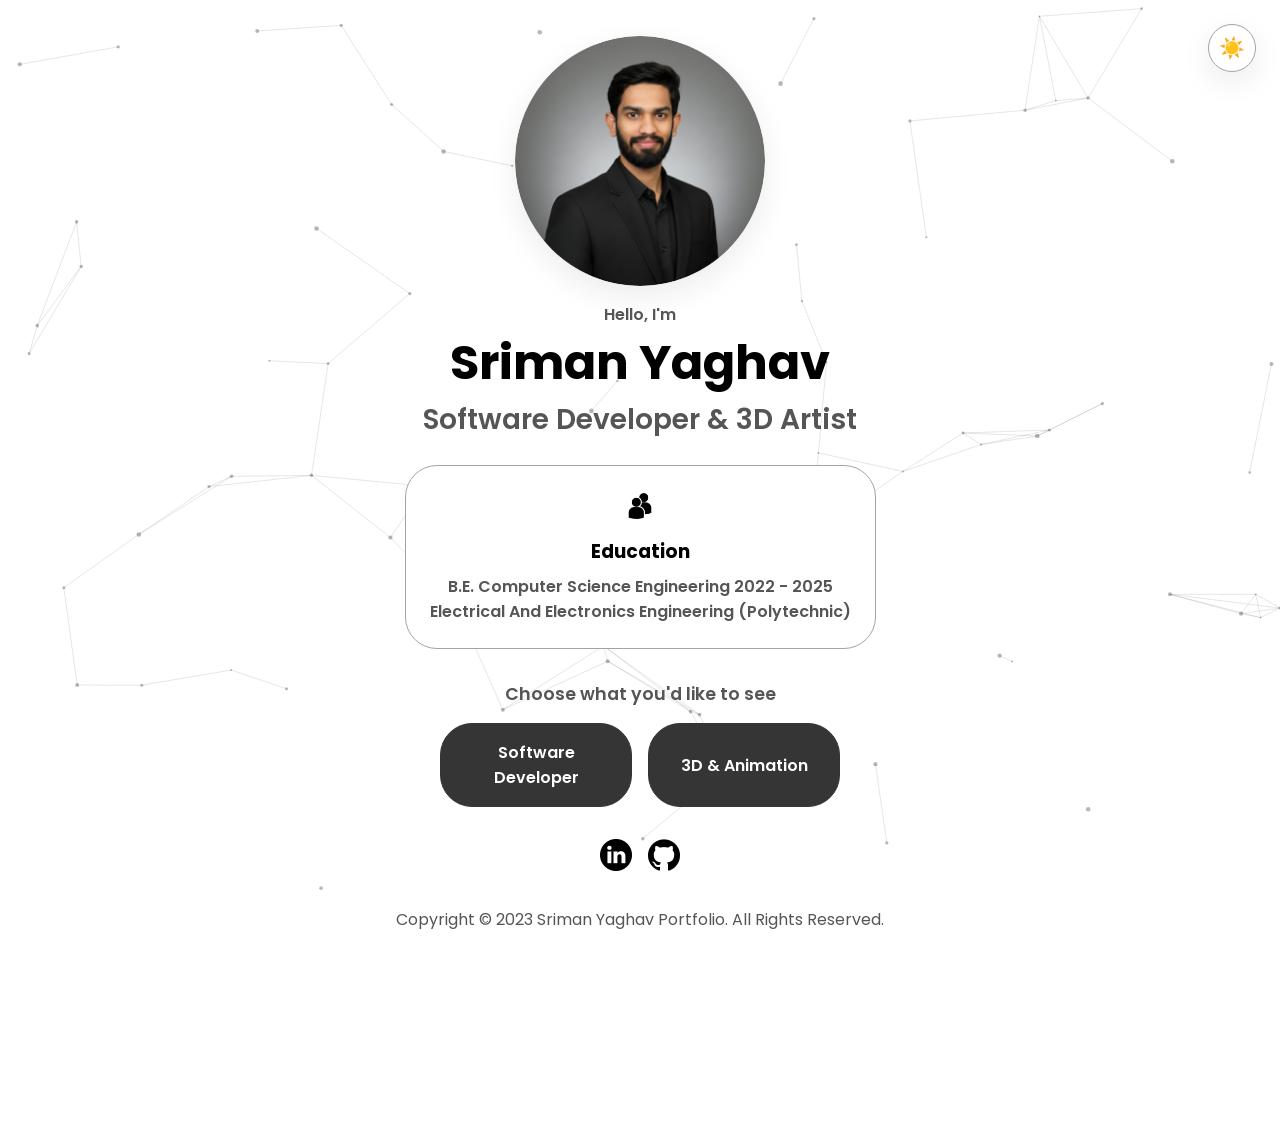
<file: index.html>
<!DOCTYPE html>
<html lang="en">
  <head>
    <meta charset="UTF-8" />
    <meta name="viewport" content="width=device-width, initial-scale=1.0" />
    <link rel="icon" type="image/png" href="./assets/icon.png" />
    <title>Sriman Yaghav</title>
    <link rel="stylesheet" href="style.css" />
    <link rel="stylesheet" href="media.css" />
    <link rel="stylesheet" href="landing.css" />
  </head>
  <body>
    <canvas id="bg-canvas"></canvas>

    <button id="theme-toggle" class="theme-toggle" aria-label="Toggle dark mode">
      <span class="icon-sun">☀️</span>
      <span class="icon-moon">🌙</span>
    </button>

    <section id="landing">
      <div class="section__pic-container">
        <img src="./assets/pro.png" alt="profile picture" />
      </div>
      <div class="section__text">
        <p class="section__text__p1">Hello, I'm</p>
        <h1 class="title">Sriman Yaghav</h1>
        <p class="section__text__p2">Software Developer &amp; 3D Artist</p>

        <div class="landing-details-container">
          <img src="./assets/education.png" alt="Education icon" class="icon" />
          <h3>Education</h3>
          <p>
            B.E. Computer Science Engineering 2022 - 2025 <br />
            Electrical And Electronics Engineering (Polytechnic)
          </p>
        </div>

        <p class="section__text__p1 choose-text">Choose what you'd like to see</p>
        <div class="btn-container">
          <button
            class="btn btn-color-1"
            onclick="location.href='software-developer.html'"
          >
            Software Developer
          </button>
          <button
            class="btn btn-color-1"
            onclick="location.href='3d-animation.html'"
          >
            3D &amp; Animation
          </button>
        </div>

        <div id="socials-container">
          <img
            src="./assets/linkedin.png"
            alt="My LinkedIn profile"
            class="icon"
            onclick="location.href='https://linkedin.com/in/SrimanYaghav'"
          />
          <img
            src="./assets/github.png"
            alt="My Github profile"
            class="icon"
            onclick="location.href='https://github.com/SrimanYaghav'"
          />
        </div>
      </div>
    </section>
    <footer>
      <p>Copyright &#169; 2023 Sriman Yaghav Portfolio. All Rights Reserved.</p>
    </footer>

    <script src="background.js"></script>
    <script src="script.js"></script>
  </body>
</html>
</file>
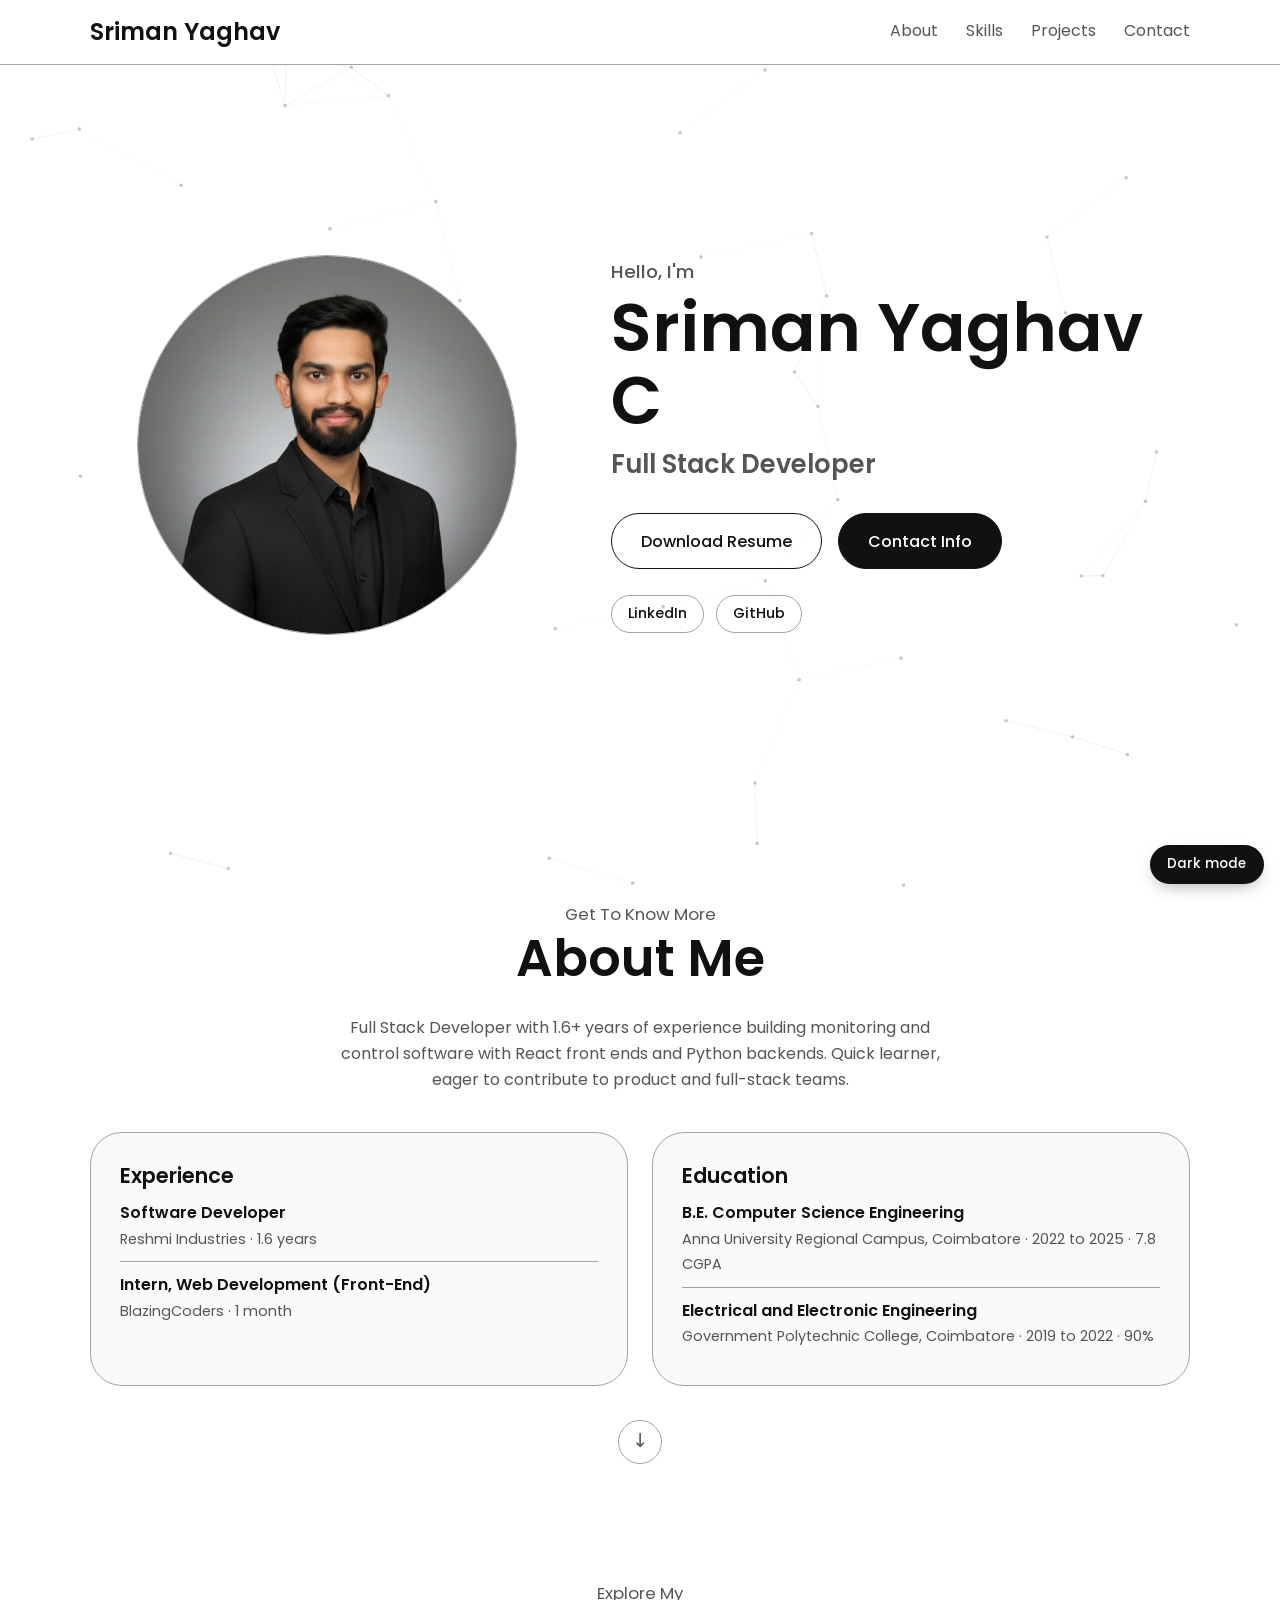
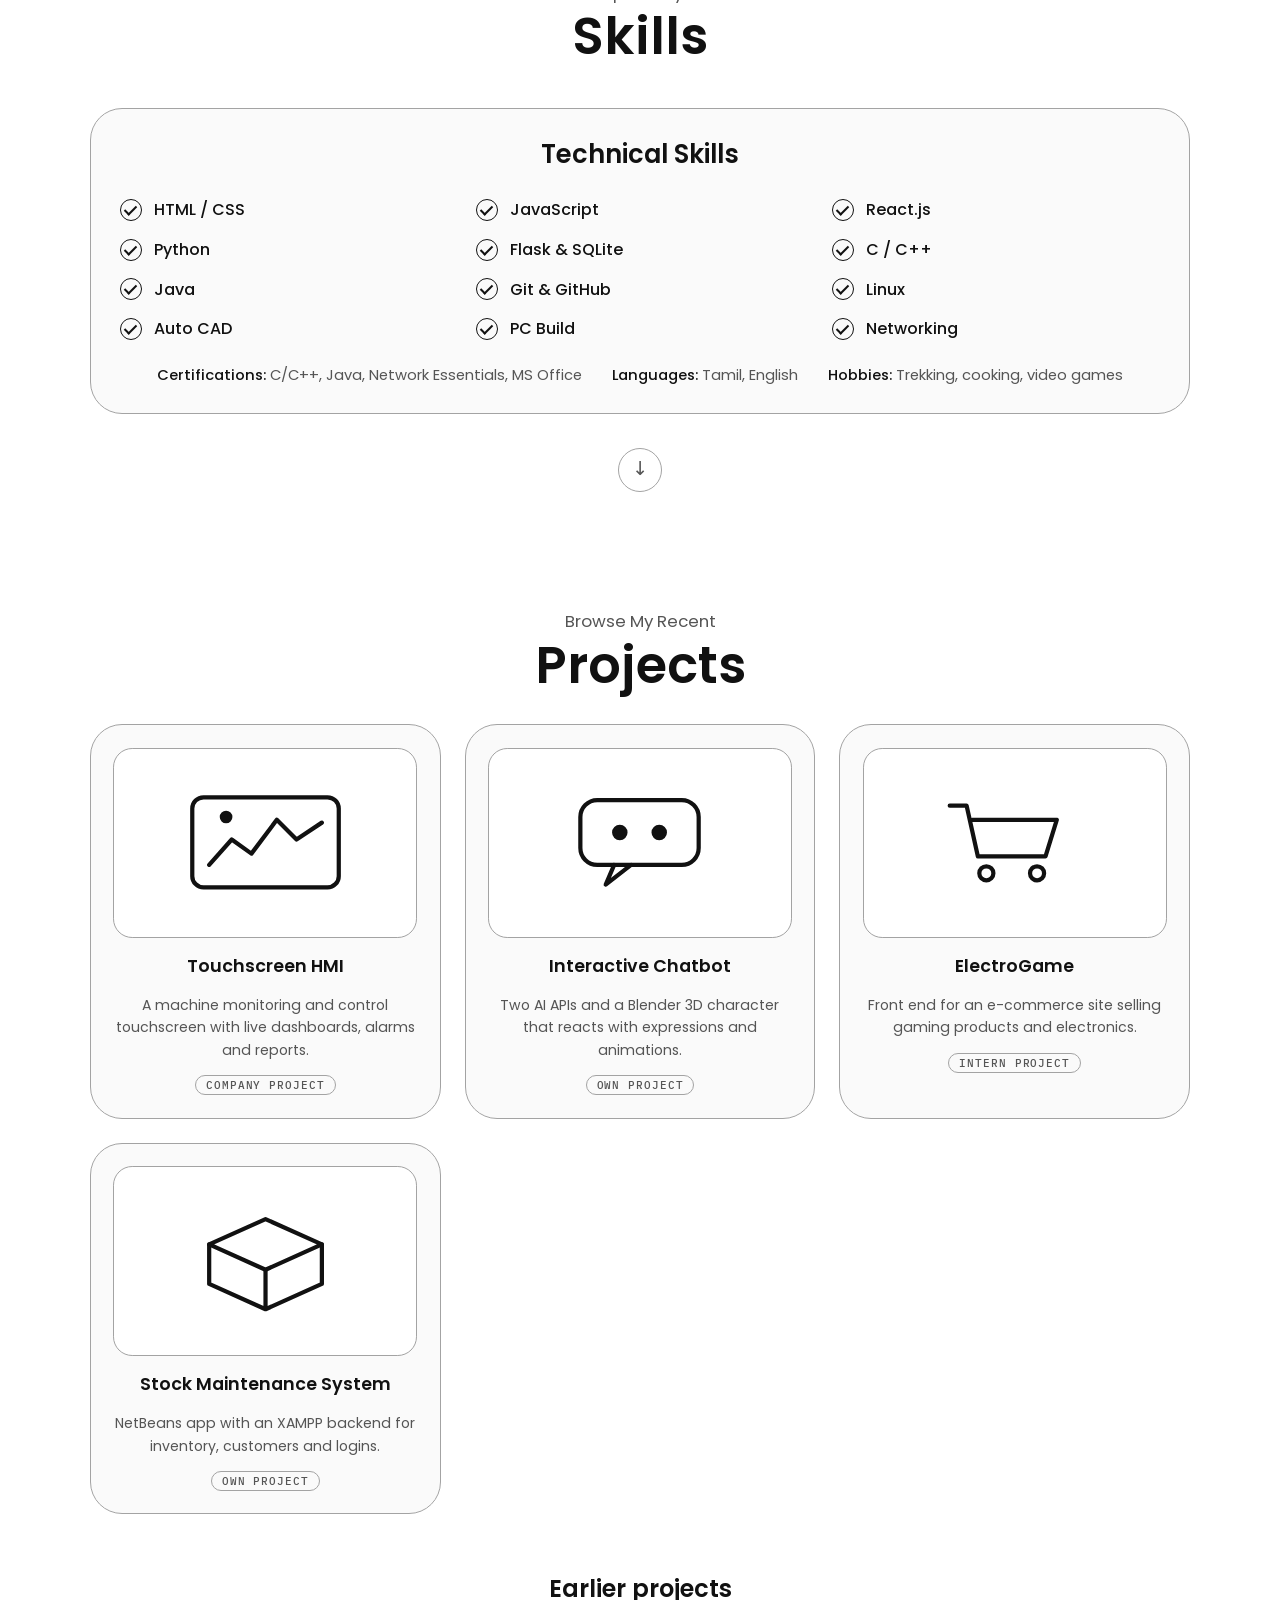
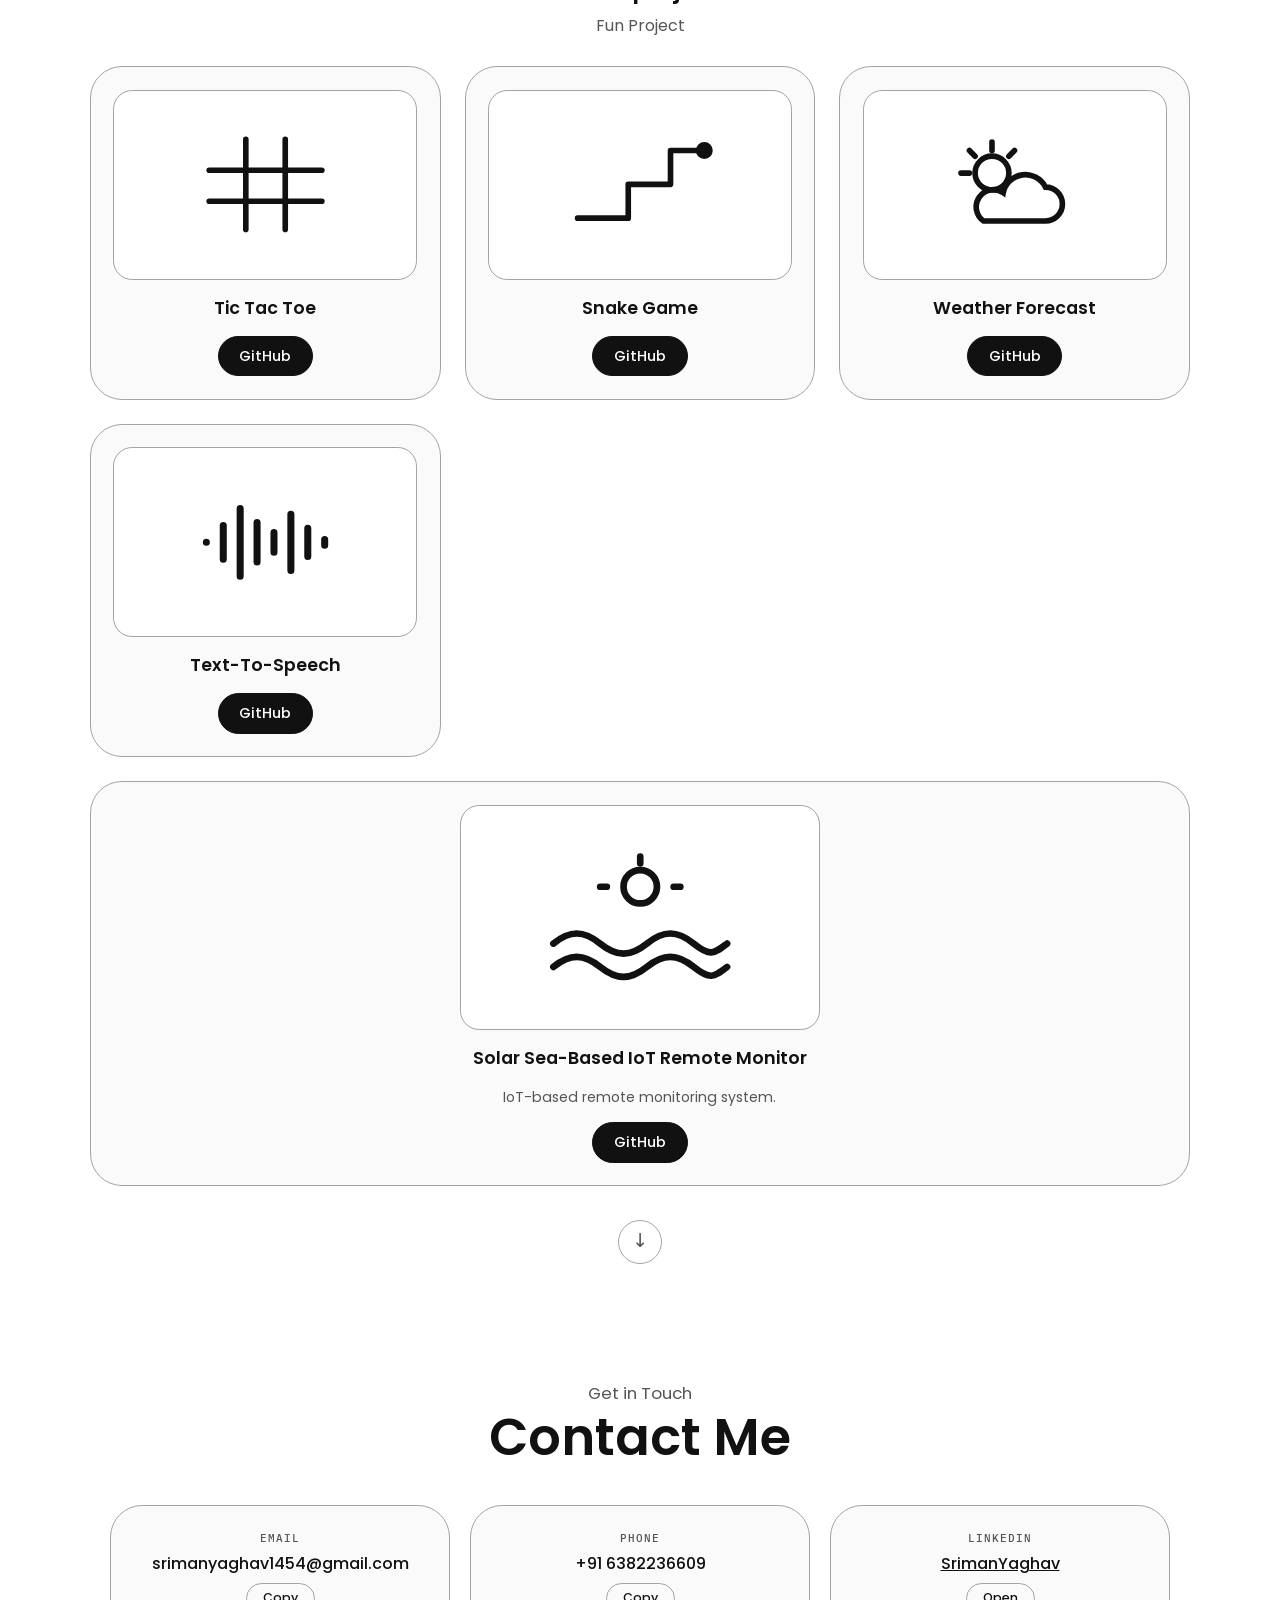
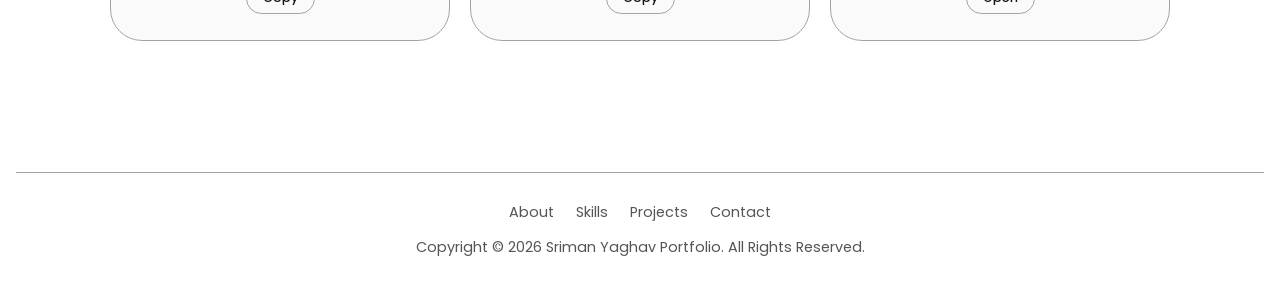
<file: software-developer.html>
<!DOCTYPE html>
<html lang="en">
<head>
<meta charset="UTF-8">
<meta name="viewport" content="width=device-width, initial-scale=1.0, viewport-fit=cover">
<title>Sriman Yaghav - Software Developer</title>
<link rel="icon" type="image/png" href="./assets/icon.png" />
<link rel="preconnect" href="https://fonts.googleapis.com">
<link rel="preconnect" href="https://fonts.gstatic.com" crossorigin>
<link rel="stylesheet" href="https://fonts.googleapis.com/css2?family=Poppins:wght@400;500;600;700&family=IBM+Plex+Mono:wght@400;500&display=swap">
<style>
/* Layout: the original single-page portfolio (profile, about, skills, projects, contact) with a drifting-dot canvas behind it, plus an HMI demo inside Projects. */
:root{
  --bg:#FFFFFF; --fg:#111111; --muted:#555555; --line:#A3A3A3; --card:#FAFAFA;
  --btn:#111111; --btn-ink:#FFFFFF; --dot:#9A9A9A; --ok:#1E8E5A; --bad:#C0392B; --warn:#B7791F;
  --panel:#0F1418; --panel-line:#2B3640; --panel-fg:#E3EAF0; --panel-mute:#8E9DAA;
  --sans:'Poppins',system-ui,-apple-system,'Segoe UI',sans-serif;
  --mono:'IBM Plex Mono',ui-monospace,Menlo,Consolas,monospace;
}
@media (prefers-color-scheme: dark){
  :root:not([data-theme="light"]){
    --bg:#121212; --fg:#F1F1F1; --muted:#B0B0B0; --line:#555555; --card:#1B1B1B;
    --btn:#F1F1F1; --btn-ink:#121212; --dot:#6E6E6E; --ok:#3FBF86; --bad:#F06A5A; --warn:#E3A93B;
    color-scheme:dark;
  }
}
:root[data-theme="dark"]{
  --bg:#121212; --fg:#F1F1F1; --muted:#B0B0B0; --line:#555555; --card:#1B1B1B;
  --btn:#F1F1F1; --btn-ink:#121212; --dot:#6E6E6E; --ok:#3FBF86; --bad:#F06A5A; --warn:#E3A93B;
  color-scheme:dark;
}
*{box-sizing:border-box}
html{scroll-behavior:smooth;scroll-padding-top:80px}
body{
  background:var(--bg);color:var(--fg);font-family:var(--sans);font-size:16px;line-height:1.6;margin:0;
  padding-left:max(16px,env(safe-area-inset-left,0px));
  padding-right:max(16px,env(safe-area-inset-right,0px));
  padding-block:0 0;
}
body::before{content:"";position:fixed;inset:0 0 auto;height:env(safe-area-inset-top,0px);z-index:40;background:var(--bg)}
h1,h2,h3,p,ul{margin:0}
ul{padding:0;list-style:none}
a{color:inherit}
a:focus-visible,button:focus-visible,input:focus-visible{outline:3px solid var(--fg);outline-offset:3px}
#bg{position:fixed;inset:0;width:100%;height:100%;z-index:0;pointer-events:none}
.layer{position:relative;z-index:1}
.wrap{max-width:1100px;margin-inline:auto}

/* nav */
.nav{position:sticky;top:env(safe-area-inset-top,0px);z-index:30;background:var(--bg);border-bottom:1px solid var(--line);margin-inline:calc(-1 * max(16px,env(safe-area-inset-left,0px))) calc(-1 * max(16px,env(safe-area-inset-right,0px)));padding-inline:max(16px,env(safe-area-inset-left,0px)) max(16px,env(safe-area-inset-right,0px))}
.nav .wrap{display:flex;justify-content:space-between;align-items:center;min-height:64px;gap:12px}
.logo{font-size:1.5rem;font-weight:600;text-decoration:none}
.links{display:flex;gap:28px}
.links a{text-decoration:none;color:var(--muted);padding:6px 0;border-bottom:2px solid transparent}
.links a:hover{color:var(--fg);border-bottom-color:var(--line)}
.burger{display:none;background:transparent;border:1px solid var(--line);border-radius:8px;width:44px;height:44px;cursor:pointer;color:var(--fg);padding:0;flex-direction:column;align-items:center;justify-content:center;gap:5px}
.burger span{display:block;width:22px;height:2px;background:var(--fg);transition:transform .2s,opacity .2s}
.burger[aria-expanded="true"] span:nth-child(1){transform:translateY(7px) rotate(45deg)}
.burger[aria-expanded="true"] span:nth-child(2){opacity:0}
.burger[aria-expanded="true"] span:nth-child(3){transform:translateY(-7px) rotate(-45deg)}
.drawer{display:none;flex-direction:column;border-top:1px solid var(--line);padding-block:8px}
.drawer.open{display:flex}
.drawer a{padding:12px 4px;text-decoration:none;border-bottom:1px solid var(--line)}
.drawer a:last-child{border-bottom:0}

/* shared */
.eyebrow{font-size:1.05rem;color:var(--muted);text-align:center}
.title{font-size:clamp(2.2rem,6vw,3.2rem);font-weight:600;text-align:center;line-height:1.2}
.btn{font:500 1rem var(--sans);padding:.9rem 1.8rem;border-radius:2rem;border:1.5px solid var(--btn);cursor:pointer;text-decoration:none;display:inline-block;text-align:center}
.btn.solid{background:var(--btn);color:var(--btn-ink)}
.btn.line{background:transparent;color:var(--fg)}
.btn:hover{opacity:.8}
.btn.sm{padding:.55rem 1.3rem;font-size:.9rem}
.arrow{display:block;margin:34px auto 0;width:44px;height:44px;border-radius:50%;border:1.5px solid var(--line);text-align:center;line-height:40px;text-decoration:none;font-size:1.2rem;color:var(--muted)}
.arrow:hover{border-color:var(--fg);color:var(--fg)}
section.s{padding-block:76px 40px}
.card{background:var(--card);border:1.5px solid var(--line);border-radius:2rem;padding:1.6rem 1.8rem;min-width:0}
.card h2,.card h3{font-weight:600}

/* profile */
.profile{display:grid;grid-template-columns:minmax(0,.9fr) minmax(0,1.1fr);gap:48px;align-items:center;min-height:calc(100vh - 140px);padding-block:48px}
.pic{width:min(100%,380px);aspect-ratio:1/1;border-radius:50%;border:1.5px solid var(--line);margin-inline:auto;display:grid;place-items:center;background:var(--card);position:relative;overflow:hidden}
.pic svg{width:100%;height:100%;display:block}
.pic .dp{position:absolute;inset:0;width:100%;height:100%;object-fit:cover;z-index:1}
.p1{font-size:1.15rem;color:var(--muted);font-weight:500}
.hero-name{font-size:clamp(2.6rem,7vw,4.2rem);font-weight:600;line-height:1.1;margin-block:4px 6px}
.role{font-size:1.6rem;font-weight:600;color:var(--muted)}
.btns{display:flex;gap:16px;flex-wrap:wrap;margin-top:28px}
.social{display:flex;gap:12px;margin-top:26px;flex-wrap:wrap}
.chipbtn{display:inline-flex;align-items:center;gap:8px;border:1.5px solid var(--line);border-radius:2rem;padding:.4rem 1rem;text-decoration:none;font-size:.9rem;font-weight:500}
.chipbtn:hover{border-color:var(--fg)}

/* about */
.about-grid{display:grid;grid-template-columns:repeat(2,minmax(0,1fr));gap:24px;margin-top:40px}
.about-text{max-width:62ch;margin:26px auto 0;text-align:center;color:var(--muted)}
.card h3{font-size:1.3rem;margin-bottom:8px}
.card .meta{font-size:.9rem;color:var(--muted)}
.card p+p{margin-top:10px}
.stack li{padding:10px 0;border-top:1px solid var(--line)}
.stack li:first-child{border-top:0;padding-top:0}
.stack b{display:block;font-weight:600}
.stack span{font-size:.9rem;color:var(--muted)}

/* skills */
.skills-card{margin-top:40px}
.skills-card h2{font-size:1.6rem;text-align:center;margin-bottom:22px}
.skill-list{display:grid;grid-template-columns:repeat(3,minmax(0,1fr));gap:14px 28px}
.skill-list li{display:flex;align-items:center;gap:12px;font-weight:500}
.tick{flex:none;width:22px;height:22px;border-radius:50%;border:1.5px solid var(--fg);position:relative}
.tick::after{content:"";position:absolute;left:6px;top:3px;width:5px;height:10px;border:solid var(--fg);border-width:0 2px 2px 0;transform:rotate(45deg)}
.skills-more{display:flex;gap:10px 30px;flex-wrap:wrap;justify-content:center;margin-top:22px;font-size:.92rem;color:var(--muted)}
.skills-more b{color:var(--fg);font-weight:500}

/* projects */
.sub-title{font-size:1.5rem;font-weight:600;text-align:center;margin-top:56px}
.sub-lead{text-align:center;color:var(--muted);margin-top:4px}
.projects{display:grid;grid-template-columns:repeat(3,minmax(0,1fr));gap:24px;margin-top:28px}
.pc{display:flex;flex-direction:column;gap:14px;align-items:center;text-align:center;padding:1.4rem}
.thumb{width:100%;aspect-ratio:16/10;border-radius:1.2rem;border:1.5px solid var(--line);background:var(--bg);display:grid;place-items:center;color:var(--fg);overflow:hidden}
.thumb svg{width:56%;height:auto;max-height:78%}
.pc h3{font-size:1.1rem;margin:0}
.pc p{font-size:.88rem;color:var(--muted);margin:0}
.pc .btns{margin-top:auto;justify-content:center}
.pc .tagnote{font:500 .7rem var(--mono);letter-spacing:.08em;text-transform:uppercase;border:1px solid var(--line);border-radius:2rem;padding:2px 10px;color:var(--muted)}

/* hmi */
.hmi{margin-top:36px;background:var(--panel);color:var(--panel-fg);border:1.5px solid var(--panel-line);border-radius:2rem;padding:20px;max-width:760px;margin-inline:auto}
.hmi-top{display:flex;justify-content:space-between;gap:10px;flex-wrap:wrap;font:500 .72rem var(--mono);letter-spacing:.08em;text-transform:uppercase;color:var(--panel-mute);margin-bottom:12px}
.hmi-top b{color:#F2C230;font-weight:500}
.kp{display:grid;grid-template-columns:repeat(3,minmax(0,1fr));gap:10px;margin-bottom:14px}
.kp div{border:1px solid var(--panel-line);border-radius:12px;padding:8px 12px}
.kp span{display:block;font:500 .64rem var(--mono);letter-spacing:.1em;text-transform:uppercase;color:var(--panel-mute)}
.kp b{font-size:1.5rem;font-weight:600;font-variant-numeric:tabular-nums}
.spg{display:grid;grid-template-columns:repeat(6,minmax(0,1fr));gap:8px}
.sp{position:relative;aspect-ratio:1/1;min-height:44px;border:1px solid var(--panel-line);border-radius:10px;background:#151C23;color:var(--panel-fg);font:500 .72rem var(--mono);cursor:pointer;padding:0;overflow:hidden}
.sp i{position:absolute;left:0;right:0;bottom:0;background:var(--ok);opacity:.5;height:0;transition:height .9s linear}
.sp b{position:absolute;top:4px;left:7px;font-weight:500;z-index:1}
.sp.stop i{background:#6F7D89}
.sp.brk{border-color:var(--bad)}
.sp.brk i{background:var(--bad)}
.sp.full{border-color:#F2C230}
.sp.sel{outline:2px solid #fff;outline-offset:-2px}
.hc{display:flex;gap:10px;flex-wrap:wrap;align-items:center;margin-top:14px}
.hc label{font:500 .68rem var(--mono);letter-spacing:.08em;text-transform:uppercase;color:var(--panel-mute);display:flex;align-items:center;gap:6px}
.hc input{width:3.4rem;background:#151C23;color:var(--panel-fg);border:1px solid var(--panel-line);border-radius:8px;padding:7px 6px;font:500 .9rem var(--mono)}
.hc button{font:500 .76rem var(--mono);letter-spacing:.04em;text-transform:uppercase;background:transparent;color:var(--panel-fg);border:1px solid var(--panel-line);border-radius:2rem;padding:8px 14px;cursor:pointer;min-height:38px}
.hc button:hover{border-color:#fff}
.hc .go{color:var(--ok);border-color:var(--ok)}
.hc .halt{color:var(--bad);border-color:var(--bad)}
.hmi small{display:block;margin-top:12px;font:400 .68rem var(--mono);color:var(--panel-mute)}

/* contact */
.contact-row{display:flex;gap:20px;flex-wrap:wrap;justify-content:center;margin-top:36px}
.cc{display:flex;flex-direction:column;gap:6px;align-items:center;text-align:center;min-width:min(100%,260px);flex:1 1 260px;max-width:340px}
.cc .k{font:500 .7rem var(--mono);letter-spacing:.1em;text-transform:uppercase;color:var(--muted)}
.cc .v{font-weight:500;overflow-wrap:anywhere;user-select:all}
.cp{font:500 .78rem var(--sans);background:transparent;color:var(--fg);border:1.5px solid var(--line);border-radius:2rem;padding:.35rem 1rem;cursor:pointer}
.cp:hover{border-color:var(--fg)}
.hint{text-align:center;font-size:.85rem;color:var(--muted);min-height:1.4em;margin-top:12px}

/* footer */
footer{margin-top:60px;padding-block:28px calc(28px + env(safe-area-inset-bottom,0px));border-top:1px solid var(--line);text-align:center;color:var(--muted);font-size:.9rem}
footer ul{display:flex;gap:22px;justify-content:center;flex-wrap:wrap;margin-bottom:12px}
footer a{text-decoration:none}

/* theme */
.theme{position:fixed;right:calc(16px + env(safe-area-inset-right,0px));bottom:calc(16px + env(safe-area-inset-bottom,0px));z-index:35;background:var(--btn);color:var(--btn-ink);border:0;border-radius:2rem;padding:.6rem 1.1rem;font:500 .85rem var(--sans);cursor:pointer;box-shadow:0 6px 18px -8px rgba(0,0,0,.5)}

@media (max-width:900px){
  .links{display:none}
  .burger{display:flex}
  .profile{grid-template-columns:minmax(0,1fr);text-align:center;min-height:0;gap:32px}
  .pic{width:min(80%,320px)}
  .btns,.social{justify-content:center}
  .about-grid{grid-template-columns:minmax(0,1fr)}
  .skill-list{grid-template-columns:repeat(2,minmax(0,1fr))}
  .projects{grid-template-columns:repeat(2,minmax(0,1fr))}
}
@media (max-width:560px){
  .skill-list,.projects{grid-template-columns:minmax(0,1fr)}
  .spg{gap:6px}
  section.s{padding-block:56px 24px}
  .card{padding:1.3rem}
}
@media (prefers-reduced-motion:reduce){
  html{scroll-behavior:auto}
  .sp i,.burger span{transition:none}
}
</style>
</head>
<body>

<canvas id="bg" aria-hidden="true"></canvas>

<div class="layer">
  <header class="nav">
    <div class="wrap">
      <div style="display:flex;justify-content:space-between;align-items:center;width:100%;min-height:64px;gap:12px">
        <a class="logo" href="#profile">Sriman Yaghav</a>
        <nav class="links" aria-label="Sections">
          <a href="#about">About</a>
          <a href="#skills">Skills</a>
          <a href="#projects">Projects</a>
          <a href="#contact">Contact</a>
        </nav>
        <button class="burger" id="burger" type="button" aria-label="Open menu" aria-expanded="false" aria-controls="drawer"><span></span><span></span><span></span></button>
      </div>
      <nav class="drawer" id="drawer" aria-label="Sections, mobile">
        <a href="#about">About</a>
        <a href="#skills">Skills</a>
        <a href="#projects">Projects</a>
        <a href="#contact">Contact</a>
      </nav>
    </div>
  </header>

  <main class="wrap">
    <section id="profile" class="profile" aria-label="Introduction">
      <div class="pic"><img id="dp" class="dp" src="./assets/pro.png" alt="Sriman Yaghav" onerror="this.remove()">
        <svg viewBox="0 0 200 200" aria-hidden="true">
          <circle cx="100" cy="100" r="99" fill="none"/>
          <circle cx="100" cy="78" r="30" fill="none" stroke="currentColor" stroke-width="3" style="color:var(--fg)"/>
          <path d="M40 168c6-34 30-50 60-50s54 16 60 50" fill="none" stroke="currentColor" stroke-width="3" style="color:var(--fg)"/>
        </svg>
      </div>
      <div>
        <p class="p1">Hello, I'm</p>
        <h1 class="hero-name">Sriman Yaghav C</h1>
        <p class="role">Full Stack Developer</p>
        <div class="btns">
          <a class="btn line" href="https://drive.google.com/drive/folders/1eS9JdyXGawzX-7BADVuDaWBoRQ8b0V7b?usp=drive_link" target="_blank" rel="noopener">Download Resume</a>
          <a class="btn solid" href="#contact">Contact Info</a>
        </div>
        <div class="social">
          <a class="chipbtn" href="https://www.linkedin.com/in/SrimanYaghav" target="_blank" rel="noopener">LinkedIn</a>
          <a class="chipbtn" href="https://github.com/SrimanYaghav" target="_blank" rel="noopener">GitHub</a>
        </div>
      </div>
    </section>

    <section id="about" class="s" aria-labelledby="about-h">
      <p class="eyebrow">Get To Know More</p>
      <h2 class="title" id="about-h">About Me</h2>
      <p class="about-text">Full Stack Developer with 1.6+ years of experience building monitoring and control software with React front ends and Python backends. Quick learner, eager to contribute to product and full-stack teams.</p>
      <div class="about-grid">
        <div class="card">
          <h3>Experience</h3>
          <ul class="stack">
            <li><b>Software Developer</b><span>Reshmi Industries · 1.6 years</span></li>
            <li><b>Intern, Web Development (Front-End)</b><span>BlazingCoders · 1 month</span></li>
          </ul>
        </div>
        <div class="card">
          <h3>Education</h3>
          <ul class="stack">
            <li><b>B.E. Computer Science Engineering</b><span>Anna University Regional Campus, Coimbatore · 2022 to 2025 · 7.8 CGPA</span></li>
            <li><b>Electrical and Electronic Engineering</b><span>Government Polytechnic College, Coimbatore · 2019 to 2022 · 90%</span></li>
          </ul>
        </div>
      </div>
      <a class="arrow" href="#skills" aria-label="Go to skills">↓</a>
    </section>

    <section id="skills" class="s" aria-labelledby="skills-h">
      <p class="eyebrow">Explore My</p>
      <h2 class="title" id="skills-h">Skills</h2>
      <div class="card skills-card">
        <h2>Technical Skills</h2>
        <ul class="skill-list">
          <li><i class="tick"></i>HTML / CSS</li>
          <li><i class="tick"></i>JavaScript</li>
          <li><i class="tick"></i>React.js</li>
          <li><i class="tick"></i>Python</li>
          <li><i class="tick"></i>Flask &amp; SQLite</li>
          <li><i class="tick"></i>C / C++</li>
          <li><i class="tick"></i>Java</li>
          <li><i class="tick"></i>Git &amp; GitHub</li>
          <li><i class="tick"></i>Linux</li>
          <li><i class="tick"></i>Auto CAD</li>
          <li><i class="tick"></i>PC Build</li>
          <li><i class="tick"></i>Networking</li>
        </ul>
        <div class="skills-more">
          <span><b>Certifications:</b> C/C++, Java, Network Essentials, MS Office</span>
          <span><b>Languages:</b> Tamil, English</span>
          <span><b>Hobbies:</b> Trekking, cooking, video games</span>
        </div>
      </div>
      <a class="arrow" href="#projects" aria-label="Go to projects">↓</a>
    </section>

    <section id="projects" class="s" aria-labelledby="projects-h">
      <p class="eyebrow">Browse My Recent</p>
      <h2 class="title" id="projects-h">Projects</h2>

      <div class="projects">
        <div class="card pc">
          <div class="thumb"><svg viewBox="0 0 120 80" fill="none" stroke="currentColor" stroke-width="3" stroke-linecap="round" stroke-linejoin="round" aria-hidden="true"><rect x="8" y="8" width="104" height="64" rx="8"/><path d="M20 56l16-18 14 10 18-24 14 14 18-12"/><circle cx="32" cy="22" r="3" fill="currentColor"/></svg></div>
          <h3>Touchscreen HMI</h3>
          <p>A machine monitoring and control touchscreen with live dashboards, alarms and reports.</p>
          <span class="tagnote">Company project</span>
          <!-- <div class="btns"><a class="btn solid sm" href="#hmi-demo">Try the demo</a></div> -->
        </div>
        <div class="card pc">
          <div class="thumb"><svg viewBox="0 0 120 80" fill="none" stroke="currentColor" stroke-width="3" stroke-linecap="round" stroke-linejoin="round" aria-hidden="true"><rect x="18" y="10" width="84" height="46" rx="12"/><path d="M42 56l-6 14 18-14"/><circle cx="46" cy="33" r="4" fill="currentColor"/><circle cx="74" cy="33" r="4" fill="currentColor"/></svg></div>
          <h3>Interactive Chatbot</h3>
          <p>Two AI APIs and a Blender 3D character that reacts with expressions and animations.</p>
         <span class="tagnote">Own project</span>
        </div>
        <div class="card pc">
          <div class="thumb"><svg viewBox="0 0 120 80" fill="none" stroke="currentColor" stroke-width="3" stroke-linecap="round" stroke-linejoin="round" aria-hidden="true"><path d="M14 14h12l8 36h48l8-26H30"/><circle cx="40" cy="62" r="5"/><circle cx="76" cy="62" r="5"/></svg></div>
          <h3>ElectroGame</h3>
          <p>Front end for an e-commerce site selling gaming products and electronics.</p>
          <span class="tagnote">Intern Project</span>
        </div>
        <div class="card pc">
          <div class="thumb"><svg viewBox="0 0 120 80" fill="none" stroke="currentColor" stroke-width="3" stroke-linecap="round" stroke-linejoin="round" aria-hidden="true"><path d="M20 28l40-18 40 18-40 18z"/><path d="M20 28v28l40 18 40-18V28M60 46v28"/></svg></div>
          <h3>Stock Maintenance System</h3>
          <p>NetBeans app with an XAMPP backend for inventory, customers and logins.</p>
          <span class="tagnote"> Own Project</span>
        </div>
      </div>
      <h3 class="sub-title">Earlier projects</h3>
      <p class="sub-lead">Fun Project</p>
      <div class="projects">
        <div class="card pc">
          <div class="thumb"><svg viewBox="0 0 120 80" fill="none" stroke="currentColor" stroke-width="4" stroke-linecap="round" aria-hidden="true"><path d="M46 8v64M74 8v64M20 30h80M20 52h80"/></svg></div>
          <h3>Tic Tac Toe</h3>
          <div class="btns"><a class="btn solid sm" href="https://github.com/SrimanYaghav/Tic_Tac_Toe.git" target="_blank" rel="noopener">GitHub</a></div>
        </div>
        <div class="card pc">
          <div class="thumb"><svg viewBox="0 0 120 80" fill="none" stroke="currentColor" stroke-width="4" stroke-linecap="round" stroke-linejoin="round" aria-hidden="true"><path d="M16 64h36V40h30V16h22"/><circle cx="106" cy="16" r="4" fill="currentColor"/></svg></div>
          <h3>Snake Game</h3>
          <div class="btns"><a class="btn solid sm" href="https://github.com/SrimanYaghav/Snake_Game.git" target="_blank" rel="noopener">GitHub</a></div>
        </div>
        <div class="card pc">
          <div class="thumb"><svg viewBox="0 0 120 80" fill="none" stroke="currentColor" stroke-width="4" stroke-linecap="round" aria-hidden="true"><circle cx="44" cy="32" r="12"/><path d="M44 10v6M22 32h6M28 16l4 4M60 16l-4 4M38 66h44a12 12 0 0 0 0-24 16 16 0 0 0-30 4 10 10 0 0 0-14 20z"/></svg></div>
          <h3>Weather Forecast</h3>
          <div class="btns"><a class="btn solid sm" href="https://github.com/SrimanYaghav" target="_blank" rel="noopener">GitHub</a></div>
        </div>
        <div class="card pc">
          <div class="thumb"><svg viewBox="0 0 120 80" fill="none" stroke="currentColor" stroke-width="5" stroke-linecap="round" aria-hidden="true"><path d="M18 40v0M30 28v24M42 16v48M54 26v28M66 33v14M78 20v40M90 30v20M102 38v4"/></svg></div>
          <h3>Text-To-Speech</h3>
          <div class="btns"><a class="btn solid sm" href="https://github.com/SrimanYaghav" target="_blank" rel="noopener">GitHub</a></div>
        </div>
        <div class="card pc" style="grid-column:1/-1">
          <div class="thumb" style="max-width:360px;margin-inline:auto"><svg viewBox="0 0 120 80" fill="none" stroke="currentColor" stroke-width="4" stroke-linecap="round" aria-hidden="true"><circle cx="60" cy="22" r="10"/><path d="M60 4v4M36 22h4M80 22h4M8 56c10-8 18-8 28 0s18 8 28 0 18-8 28 0 12 6 20 0M8 70c10-8 18-8 28 0s18 8 28 0 18-8 28 0 12 6 20 0"/></svg></div>
          <h3>Solar Sea-Based IoT Remote Monitor</h3>
          <p>IoT-based remote monitoring system.</p>
          <div class="btns"><a class="btn solid sm" href="https://github.com/SrimanYaghav/Solar-Power-Sea-Based-Remote-Monitoring-Using-IOT.git" target="_blank" rel="noopener">GitHub</a></div>
        </div>
      </div>
      <a class="arrow" href="#contact" aria-label="Go to contact">↓</a>
    </section>

    <section id="contact" class="s" aria-labelledby="contact-h">
      <p class="eyebrow">Get in Touch</p>
      <h2 class="title" id="contact-h">Contact Me</h2>
      <div class="contact-row">
        <div class="card cc">
          <span class="k">Email</span>
          <span class="v" id="cMail">srimanyaghav1454@gmail.com</span>
          <button class="cp" type="button" data-copy="cMail">Copy</button>
        </div>
        <div class="card cc">
          <span class="k">Phone</span>
          <span class="v" id="cTel">+91 6382236609</span>
          <button class="cp" type="button" data-copy="cTel">Copy</button>
        </div>
        <div class="card cc">
          <span class="k">LinkedIn</span>
          <span class="v"><a href="https://www.linkedin.com/in/SrimanYaghav" target="_blank" rel="noopener">SrimanYaghav</a></span>
          <a class="cp" href="https://www.linkedin.com/in/SrimanYaghav" target="_blank" rel="noopener" style="text-decoration:none">Open</a>
        </div>
      </div>
      <div class="hint" id="hint" role="status"></div>
    </section>
  </main>

  <footer>
    <ul>
      <li><a href="#about">About</a></li>
      <li><a href="#skills">Skills</a></li>
      <li><a href="#projects">Projects</a></li>
      <li><a href="#contact">Contact</a></li>
    </ul>
    <p>Copyright © 2026 Sriman Yaghav Portfolio. All Rights Reserved.</p>
  </footer>
</div>

<button class="theme" id="theme" type="button" aria-label="Switch between light and dark theme">Dark mode</button>

<script>
(function(){
  var root=document.documentElement;
  var dp=document.getElementById('dp');if(dp&&dp.complete&&dp.naturalWidth===0)dp.remove();

  /* theme */
  var tb=document.getElementById('theme');
  function eff(){var t=root.getAttribute('data-theme');return t||(window.matchMedia('(prefers-color-scheme: dark)').matches?'dark':'light');}
  function lab(){tb.textContent=eff()==='dark'?'Light mode':'Dark mode';}
  try{var s=localStorage.getItem('sy-classic-theme');if(s==='dark'||s==='light')root.setAttribute('data-theme',s);}catch(e){}
  lab();
  tb.addEventListener('click',function(){
    var n=eff()==='dark'?'light':'dark';root.setAttribute('data-theme',n);
    try{localStorage.setItem('sy-classic-theme',n);}catch(e){}
    lab();dotColor();
  });

  /* menu */
  var bg=document.getElementById('burger'),dr=document.getElementById('drawer');
  function setMenu(o){dr.classList.toggle('open',o);bg.setAttribute('aria-expanded',o);bg.setAttribute('aria-label',o?'Close menu':'Open menu');}
  bg.addEventListener('click',function(){setMenu(!dr.classList.contains('open'));});
  dr.addEventListener('click',function(e){if(e.target.tagName==='A')setMenu(false);});

  /* background dots */
  var cv=document.getElementById('bg'),cx=cv.getContext('2d'),dots=[],col='#999',W=0,H=0;
  var still=window.matchMedia('(prefers-reduced-motion: reduce)').matches;
  function dotColor(){col=getComputedStyle(root).getPropertyValue('--dot').trim()||'#999';}
  function size(){
    var r=window.devicePixelRatio||1;W=window.innerWidth;H=window.innerHeight;
    cv.width=W*r;cv.height=H*r;cx.setTransform(r,0,0,r,0,0);
    var n=Math.round(Math.min(70,W*H/22000));dots=[];
    for(var i=0;i<n;i++)dots.push({x:Math.random()*W,y:Math.random()*H,vx:(Math.random()-.5)*.25,vy:(Math.random()-.5)*.25});
  }
  function frame(){
    cx.clearRect(0,0,W,H);cx.fillStyle=col;cx.strokeStyle=col;
    for(var i=0;i<dots.length;i++){
      var d=dots[i];
      if(!still){d.x+=d.vx;d.y+=d.vy;if(d.x<0||d.x>W)d.vx*=-1;if(d.y<0||d.y>H)d.vy*=-1;}
      cx.globalAlpha=.55;cx.beginPath();cx.arc(d.x,d.y,1.8,0,6.283);cx.fill();
      for(var j=i+1;j<dots.length;j++){
        var e=dots[j],dx=d.x-e.x,dy=d.y-e.y,q=dx*dx+dy*dy;
        if(q<16000){cx.globalAlpha=.18*(1-q/16000);cx.beginPath();cx.moveTo(d.x,d.y);cx.lineTo(e.x,e.y);cx.stroke();}
      }
    }
    if(!still)requestAnimationFrame(frame);
  }
  dotColor();size();frame();
  window.addEventListener('resize',function(){size();if(still)frame();});
  try{window.matchMedia('(prefers-color-scheme: dark)').addEventListener('change',function(){dotColor();if(still)frame();});}catch(e){}

  /* HMI demo */
  if(document.getElementById('hGrid')){
  var N=12,u=[],doffs=0,t0=Date.now();
  var grid=document.getElementById('hGrid'),cells=[],fr=document.getElementById('hFrom'),to=document.getElementById('hTo');
  function rnd(a,b){return a+Math.floor(Math.random()*(b-a+1));}
  function pad(n){return n<10?'0'+n:''+n;}
  function hms(ms){var q=Math.floor(ms/1000);return pad(Math.floor(q/3600))+':'+pad(Math.floor(q/60)%60)+':'+pad(q%60);}
  function init(){u=[];doffs=0;t0=Date.now();for(var i=0;i<N;i++)u.push({s:i===5?'stop':'run',f:rnd(30,92)});}
  function rng(){
    var a=Math.max(1,Math.min(N,parseInt(fr.value,10)||1)),z=Math.max(1,Math.min(N,parseInt(to.value,10)||1));
    return a<=z?[a-1,z-1]:[z-1,a-1];
  }
  for(var i=0;i<N;i++){
    var b=document.createElement('button');b.type='button';b.className='sp';
    b.innerHTML='<b>'+pad(i+1)+'</b><i></i>';
    b.addEventListener('click',(function(n){return function(){fr.value=n+1;to.value=n+1;draw();};})(i));
    grid.appendChild(b);cells.push(b);
  }
  var nm={run:'running',stop:'stopped',brk:'break'};
  function draw(){
    var r=rng(),run=0;
    for(var i=0;i<N;i++){
      var d=u[i],c=cells[i],full=d.f>=100&&d.s!=='brk';
      if(d.s==='run')run++;
      c.className='sp '+d.s+(full?' full':'')+(i>=r[0]&&i<=r[1]?' sel':'');
      c.lastChild.style.height=d.f+'%';
      c.setAttribute('aria-label','Unit '+(i+1)+', '+nm[d.s]+', '+d.f+' percent'+(full?', ready to doff':''));
    }
    document.getElementById('hRun').textContent=run;
    document.getElementById('hDoff').textContent=doffs;
    document.getElementById('hEff').textContent=Math.round(run/N*100)+'%';
  }
  function tick(){
    for(var i=0;i<N;i++){var d=u[i];if(d.s==='run'){d.f=Math.min(100,d.f+rnd(3,7));if(Math.random()<0.012)d.s='brk';}}
    document.getElementById('hClock').textContent=hms(Date.now()-t0);draw();
  }
  document.getElementById('hStart').addEventListener('click',function(){var r=rng();for(var i=r[0];i<=r[1];i++)u[i].s='run';draw();});
  document.getElementById('hStop').addEventListener('click',function(){var r=rng();for(var i=r[0];i<=r[1];i++)u[i].s='stop';draw();});
  document.getElementById('hDoffBtn').addEventListener('click',function(){var r=rng();for(var i=r[0];i<=r[1];i++){if(u[i].f>=100&&u[i].s!=='brk'){u[i].f=0;doffs++;}}draw();});
  document.getElementById('hReset').addEventListener('click',function(){init();draw();});
  fr.addEventListener('input',draw);to.addEventListener('input',draw);
  init();draw();setInterval(tick,1100);

  }

  /* copy */
  var hint=document.getElementById('hint');
  document.querySelectorAll('button.cp').forEach(function(b){
    b.addEventListener('click',function(){
      var el=document.getElementById(b.dataset.copy),txt=el.textContent;
      function sel(){var r=document.createRange();r.selectNodeContents(el);var g=window.getSelection();g.removeAllRanges();g.addRange(r);hint.textContent='Selected. Copy it with your keyboard.';}
      try{navigator.clipboard.writeText(txt).then(function(){hint.textContent='Copied '+txt;},sel);}catch(e){sel();}
    });
  });
})();
</script>
</body>
</html>
</file>
<file: style.css>
/* GENERAL */

@import url("https://fonts.googleapis.com/css2?family=Poppins:wght@300;400;500;600;700&display=swap");

:root {
  --bg: #ffffff;
  --bg-soft: rgb(250, 250, 250);
  --text: #000000;
  --text-muted: rgb(85, 85, 85);
  --border: rgb(163, 163, 163);
  --border-strong: rgb(53, 53, 53);
  --card-bg: #ffffff;
  --nav-bg: rgba(255, 255, 255, 0.75);
  --accent: rgb(53, 53, 53);
  --accent-contrast: #ffffff;
  --shadow: 0 10px 30px rgba(0, 0, 0, 0.08);
  --overlay: rgba(255, 255, 255, 0.95);
  --particle: rgba(53, 53, 53, 0.35);
  --particle-line: rgba(53, 53, 53, 0.12);
}

[data-theme="dark"] {
  --bg: #0d0f12;
  --bg-soft: #16191d;
  --text: #f1f1f1;
  --text-muted: rgb(170, 170, 170);
  --border: rgb(70, 70, 70);
  --border-strong: rgb(210, 210, 210);
  --card-bg: #16191d;
  --nav-bg: rgba(13, 15, 18, 0.75);
  --accent: #f1f1f1;
  --accent-contrast: #0d0f12;
  --shadow: 0 10px 30px rgba(0, 0, 0, 0.45);
  --overlay: rgba(13, 15, 18, 0.95);
  --particle: rgba(241, 241, 241, 0.35);
  --particle-line: rgba(241, 241, 241, 0.12);
}

* {
  margin: 0;
  padding: 0;
  box-sizing: border-box;
}

body {
  font-family: "Poppins", sans-serif;
  background: var(--bg);
  color: var(--text);
  transition: background 400ms ease, color 400ms ease;
}

html {
  scroll-behavior: smooth;
}

p {
  color: var(--text-muted);
}

/* TRANSITION */

a,
.btn {
  transition: all 300ms ease;
}

/* INTERACTIVE BACKGROUND CANVAS */

#bg-canvas {
  position: fixed;
  inset: 0;
  width: 100%;
  height: 100%;
  z-index: -1;
  pointer-events: none;
}

/* THEME TOGGLE */

.theme-toggle {
  position: fixed;
  top: 1.5rem;
  right: 1.5rem;
  z-index: 200;
  width: 3rem;
  height: 3rem;
  border-radius: 50%;
  border: var(--border) 0.1rem solid;
  background: var(--card-bg);
  display: flex;
  align-items: center;
  justify-content: center;
  cursor: pointer;
  font-size: 1.3rem;
  box-shadow: var(--shadow);
  transition: all 300ms ease;
}

.theme-toggle:hover {
  transform: scale(1.08) rotate(15deg);
  border-color: var(--border-strong);
}

.theme-toggle .icon-sun,
.theme-toggle .icon-moon {
  display: none;
}

[data-theme="light"] .theme-toggle .icon-sun,
:root:not([data-theme]) .theme-toggle .icon-sun {
  display: inline;
}

[data-theme="dark"] .theme-toggle .icon-moon {
  display: inline;
}

[data-theme="dark"] .theme-toggle .icon-sun {
  display: none;
}

/* DESKTOP NAV */

nav,
.nav-links {
  display: flex;
}

nav {
  justify-content: space-around;
  align-items: center;
  height: 17vh;
  position: sticky;
  top: 0;
  z-index: 100;
  background: var(--nav-bg);
  backdrop-filter: blur(10px);
}

.nav-links {
  gap: 2rem;
  list-style: none;
  font-size: 1.5rem;
}

a {
  color: var(--text);
  text-decoration: none;
  text-decoration-color: var(--bg);
}

a:hover {
  color: var(--text-muted);
  text-decoration: underline;
  text-underline-offset: 1rem;
  text-decoration-color: var(--border);
}

.logo {
  font-size: 2rem;
  font-weight: 600;
}

.logo:hover {
  cursor: default;
}

/* HAMBURGER MENU */

#hamburger-nav {
  display: none;
}

.hamburger-menu {
  position: relative;
  display: inline-block;
}

.hamburger-icon {
  display: flex;
  flex-direction: column;
  justify-content: space-between;
  height: 24px;
  width: 30px;
  cursor: pointer;
}

.hamburger-icon span {
  width: 100%;
  height: 2px;
  background-color: var(--text);
  transition: all 0.3s ease-in-out;
}

.menu-links {
  position: absolute;
  top: 100%;
  right: 0;
  background-color: var(--card-bg);
  width: fit-content;
  max-height: 0;
  overflow: hidden;
  transition: all 0.3s ease-in-out;
  border-radius: 0 0 1rem 1rem;
  box-shadow: var(--shadow);
}

.menu-links a {
  display: block;
  padding: 10px;
  text-align: center;
  font-size: 1.5rem;
  color: var(--text);
  text-decoration: none;
  transition: all 0.3s ease-in-out;
}

.menu-links li {
  list-style: none;
}

.menu-links.open {
  max-height: 300px;
}

.hamburger-icon.open span:first-child {
  transform: rotate(45deg) translate(10px, 5px);
}

.hamburger-icon.open span:nth-child(2) {
  opacity: 0;
}

.hamburger-icon.open span:last-child {
  transform: rotate(-45deg) translate(10px, -5px);
}

.hamburger-icon span:first-child {
  transform: none;
  opacity: 1;
}

/* SECTIONS */

section {
  padding-top: 4vh;
  height: 96vh;
  margin: 0 10rem;
  box-sizing: border-box;
  min-height: fit-content;
  position: relative;
}

.section-container {
  display: flex;
}

/* SCROLL REVEAL */

.reveal {
  opacity: 0;
  transform: translateY(24px);
  transition: opacity 700ms ease, transform 700ms ease;
}

.reveal.is-visible {
  opacity: 1;
  transform: translateY(0);
}

/* PROFILE SECTION */

#profile {
  display: flex;
  justify-content: center;
  gap: 5rem;
  height: 80vh;
}

.section__pic-container {
  display: flex;
  height: 400px;
  width: 400px;
  margin: auto 0;
}

.section__pic-container img {
  border-radius: 50%;
  box-shadow: var(--shadow);
}

.section__text {
  align-self: center;
  text-align: center;
}

.section__text p {
  font-weight: 600;
}

.section__text__p1 {
  text-align: center;
}

.section__text__p2 {
  font-size: 1.75rem;
  margin-bottom: 1rem;
}

.title {
  font-size: 3rem;
  text-align: center;
}

#socials-container {
  display: flex;
  justify-content: center;
  margin-top: 1rem;
  gap: 1rem;
}

/* ICONS */

.icon {
  cursor: pointer;
  height: 2rem;
  transition: transform 250ms ease, filter 250ms ease;
}

[data-theme="dark"] img.icon {
  filter: invert(1) brightness(1.6);
}

.icon:hover {
  transform: scale(1.15);
}

/* BUTTONS */

.btn-container {
  display: flex;
  justify-content: center;
  gap: 1rem;
  flex-wrap: wrap;
}

.btn {
  font-weight: 600;
  transition: all 300ms ease;
  padding: 1rem;
  width: 8rem;
  border-radius: 2rem;
  cursor: pointer;
  font-family: inherit;
  font-size: 1rem;
}

.btn-color-1,
.btn-color-2 {
  border: var(--border-strong) 0.1rem solid;
}

.btn-color-1:hover,
.btn-color-2:hover {
  cursor: pointer;
  transform: translateY(-3px);
  box-shadow: var(--shadow);
}

.btn-color-1 {
  background: var(--accent);
  color: var(--accent-contrast);
}

.btn-color-1:hover {
  background: var(--text);
  color: var(--bg);
}

.btn-color-2 {
  background: none;
  color: var(--text);
}

.btn-color-2:hover {
  border-color: var(--text);
}

/* ABOUT SECTION */

#about {
  position: relative;
}

.about-containers {
  gap: 2rem;
  margin-bottom: 2rem;
  margin-top: 2rem;
}

.about-details-container {
  justify-content: center;
  flex-direction: column;
}

.about-containers,
.about-details-container {
  display: flex;
}

.about-pic {
  border-radius: 2rem;
}

.arrow {
  position: absolute;
  right: -5rem;
  bottom: 2.5rem;
}

.details-container {
  padding: 1.5rem;
  flex: 1;
  background: var(--card-bg);
  border-radius: 2rem;
  border: var(--border-strong) 0.1rem solid;
  border-color: var(--border);
  text-align: center;
  transition: transform 300ms ease, box-shadow 300ms ease, background 400ms ease, border-color 400ms ease;
}

.details-container:hover {
  transform: translateY(-4px);
  box-shadow: var(--shadow);
}

.section-container {
  gap: 4rem;
  height: 80%;
}

/* EXPERIENCE SECTION */

#experience {
  position: relative;
}

.experience-sub-title {
  color: var(--text-muted);
  font-weight: 600;
  font-size: 1.75rem;
  margin-bottom: 2rem;
}

.experience-details-container {
  display: flex;
  justify-content: center;
  flex-direction: column;
}

.article-container {
  display: flex;
  text-align: initial;
  flex-wrap: wrap;
  flex-direction: row;
  gap: 2.5rem;
  justify-content: space-around;
}

article {
  display: flex;
  width: 10rem;
  justify-content: space-around;
  gap: 0.5rem;
  transition: transform 250ms ease;
}

article:hover {
  transform: translateY(-3px);
}

article .icon {
  cursor: default;
}

/* PROJECTS SECTION */

#projects {
  position: relative;
}

.color-container {
  border-color: var(--border);
  background: var(--bg-soft);
}

.project-img {
  border-radius: 2rem;
  width: 90%;
  height: 90%;
  transition: transform 400ms ease;
}

.details-container:hover .project-img {
  transform: scale(1.03);
}

.project-title {
  margin: 1rem;
  color: var(--text);
}

.project-btn {
  color: var(--text);
  border-color: var(--border);
}

/* CONTACT */

#contact {
  display: flex;
  justify-content: center;
  flex-direction: column;
  height: 70vh;
}

.contact-info-upper-container {
  display: flex;
  justify-content: center;
  border-radius: 2rem;
  border: var(--border-strong) 0.1rem solid;
  border-color: var(--border);
  background: var(--bg-soft);
  margin: 2rem auto;
  padding: 0.5rem;
  flex-wrap: wrap;
}

.contact-info-container {
  display: flex;
  align-items: center;
  justify-content: center;
  gap: 0.5rem;
  margin: 1rem;
}

.contact-info-container p {
  font-size: larger;
}

.contact-icon {
  cursor: default;
}

.email-icon {
  height: 2.5rem;
}

/* FOOTER SECTION */

footer {
  height: 26vh;
  margin: 0 1rem;
}

footer p {
  text-align: center;
  color: var(--text-muted);
}
</file>
<file: media.css>
@media screen and (max-width: 1400px) {
  #profile {
    height: 83vh;
    margin-bottom: 6rem;
  }
  .about-containers {
    flex-wrap: wrap;
  }
  #contact,
  #projects {
    height: fit-content;
  }
}

@media screen and (max-width: 1200px) {
  #desktop-nav {
    display: none;
  }
  #hamburger-nav {
    display: flex;
  }
  #experience,
  .experience-details-container {
    margin-top: 2rem;
  }
  #profile,
  .section-container {
    display: block;
  }
  .arrow {
    display: none;
  }
  section,
  .section-container {
    height: fit-content;
  }
  section {
    margin: 0 5%;
  }
  .section__pic-container {
    width: 275px;
    height: 275px;
    margin: 0 auto 2rem;
  }
  .about-containers {
    margin-top: 0;
  }
}

@media screen and (max-width: 600px) {
  #contact,
  footer {
    height: 40vh;
  }
  #profile {
    height: 83vh;
    margin-bottom: 0;
  }
  article {
    font-size: 1rem;
  }
  footer nav {
    height: fit-content;
    margin-bottom: 2rem;
  }
  .about-containers,
  .contact-info-upper-container,
  .btn-container {
    flex-wrap: wrap;
  }
  .contact-info-container {
    margin: 0;
  }
  .contact-info-container p,
  .nav-links li a {
    font-size: 1rem;
  }
  .experience-sub-title {
    font-size: 1.25rem;
  }
  .logo {
    font-size: 1.5rem;
  }
  .nav-links {
    flex-direction: column;
    gap: 0.5rem;
    text-align: center;
  }
  .section__pic-container {
    width: auto;
    height: 46vw;
    justify-content: center;
  }
  .section__text__p2 {
    font-size: 1.25rem;
  }
  .title {
    font-size: 2rem;
  }
  .text-container {
    text-align: justify;
  }
  .theme-toggle {
    top: 1rem;
    right: 1rem;
    width: 2.5rem;
    height: 2.5rem;
    font-size: 1.1rem;
  }
  .gallery-item,
  .model-item {
    width: 100%;
    max-width: 300px;
  }
  .lightbox-content model-viewer {
    width: 90vw;
    height: 60vh;
  }
}
</file>
<file: landing.css>
/* LANDING PAGE */

#landing {
  display: flex;
  flex-direction: column;
  justify-content: center;
  align-items: center;
  min-height: 100vh;
  height: auto;
  margin: 0 2rem;
  padding: 4vh 0;
  text-align: center;
}

#landing .section__pic-container {
  height: 250px;
  width: 250px;
  border-radius: 50%;
  overflow: hidden;
  margin: 0 auto 1rem auto;
  box-shadow: var(--shadow);
}

#landing .section__pic-container img {
  width: 100%;
  height: 100%;
  object-fit: cover;
  border-radius: 0;
  box-shadow: none;
}

.landing-details-container {
  max-width: 30rem;
  margin: 1.5rem auto;
  padding: 1.5rem;
  background: var(--card-bg);
  border-radius: 2rem;
  border: var(--border) 0.1rem solid;
  transition: transform 300ms ease, box-shadow 300ms ease;
}

.landing-details-container:hover {
  transform: translateY(-3px);
  box-shadow: var(--shadow);
}

.landing-details-container h3 {
  margin: 0.5rem 0;
}

.choose-text {
  margin-top: 2rem;
  margin-bottom: 1rem;
  font-size: 1.1rem;
}

#landing .btn-container .btn {
  width: 12rem;
}

#landing #socials-container {
  margin-top: 2rem;
}
</file>
